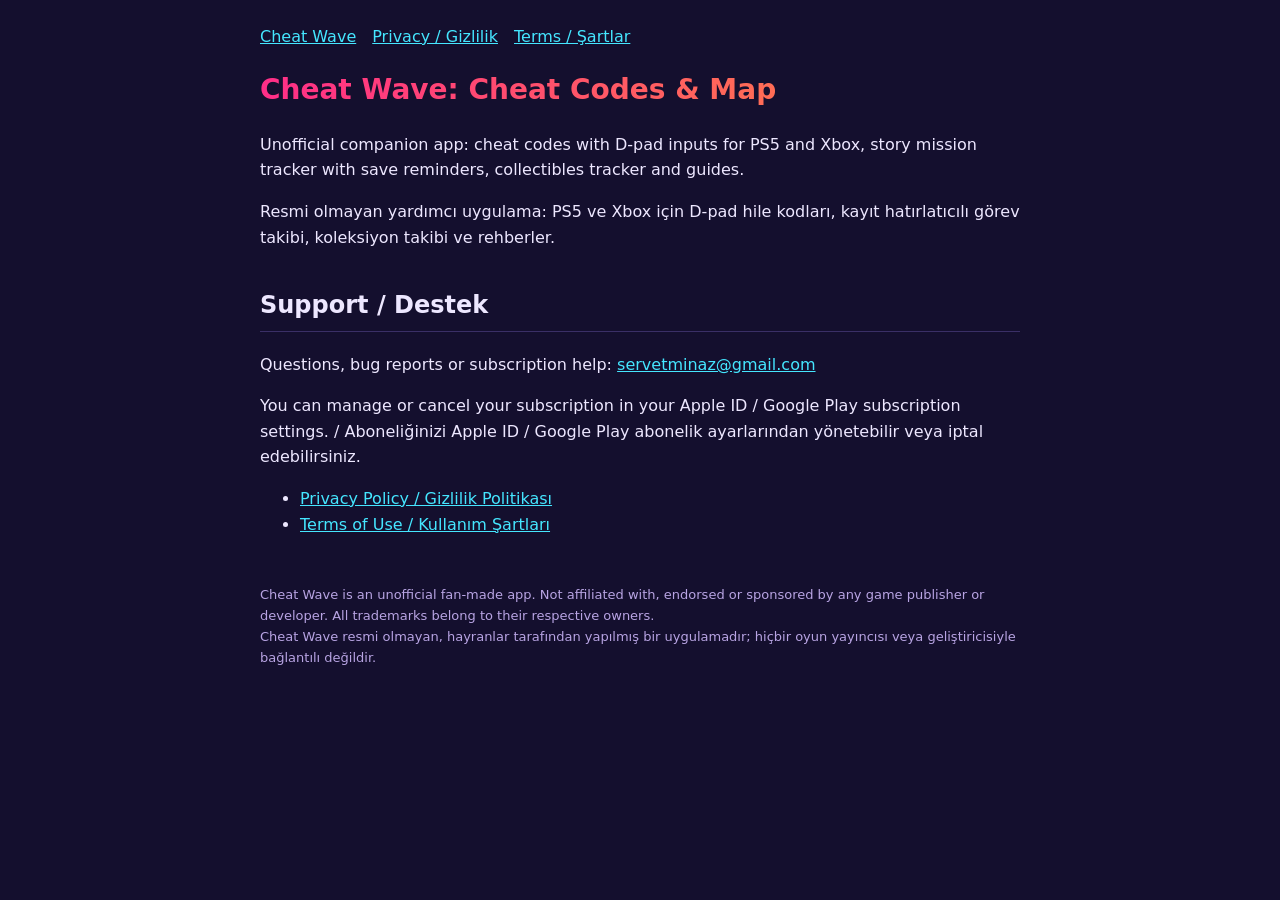
<file: index.html>
<!doctype html><html lang="en"><head><meta charset="utf-8"><meta name="viewport" content="width=device-width,initial-scale=1"><title>Cheat Wave — Support</title><link rel="stylesheet" href="style.css"></head><body><main><nav><a href="./">Cheat Wave</a><a href="privacy.html">Privacy / Gizlilik</a><a href="terms.html">Terms / Şartlar</a></nav><h1>Cheat Wave: Cheat Codes &amp; Map</h1>
<p>Unofficial companion app: cheat codes with D-pad inputs for PS5 and Xbox, story mission tracker with save reminders, collectibles tracker and guides.</p>
<p>Resmi olmayan yardımcı uygulama: PS5 ve Xbox için D-pad hile kodları, kayıt hatırlatıcılı görev takibi, koleksiyon takibi ve rehberler.</p>
<h2>Support / Destek</h2>
<p>Questions, bug reports or subscription help: <a href="mailto:servetminaz@gmail.com">servetminaz@gmail.com</a></p>
<p>You can manage or cancel your subscription in your Apple ID / Google Play subscription settings. / Aboneliğinizi Apple ID / Google Play abonelik ayarlarından yönetebilir veya iptal edebilirsiniz.</p>
<ul><li><a href="privacy.html">Privacy Policy / Gizlilik Politikası</a></li><li><a href="terms.html">Terms of Use / Kullanım Şartları</a></li></ul><footer>Cheat Wave is an unofficial fan-made app. Not affiliated with, endorsed or sponsored by any game publisher or developer. All trademarks belong to their respective owners.<br>Cheat Wave resmi olmayan, hayranlar tarafından yapılmış bir uygulamadır; hiçbir oyun yayıncısı veya geliştiricisiyle bağlantılı değildir.</footer></main></body></html>
</file>
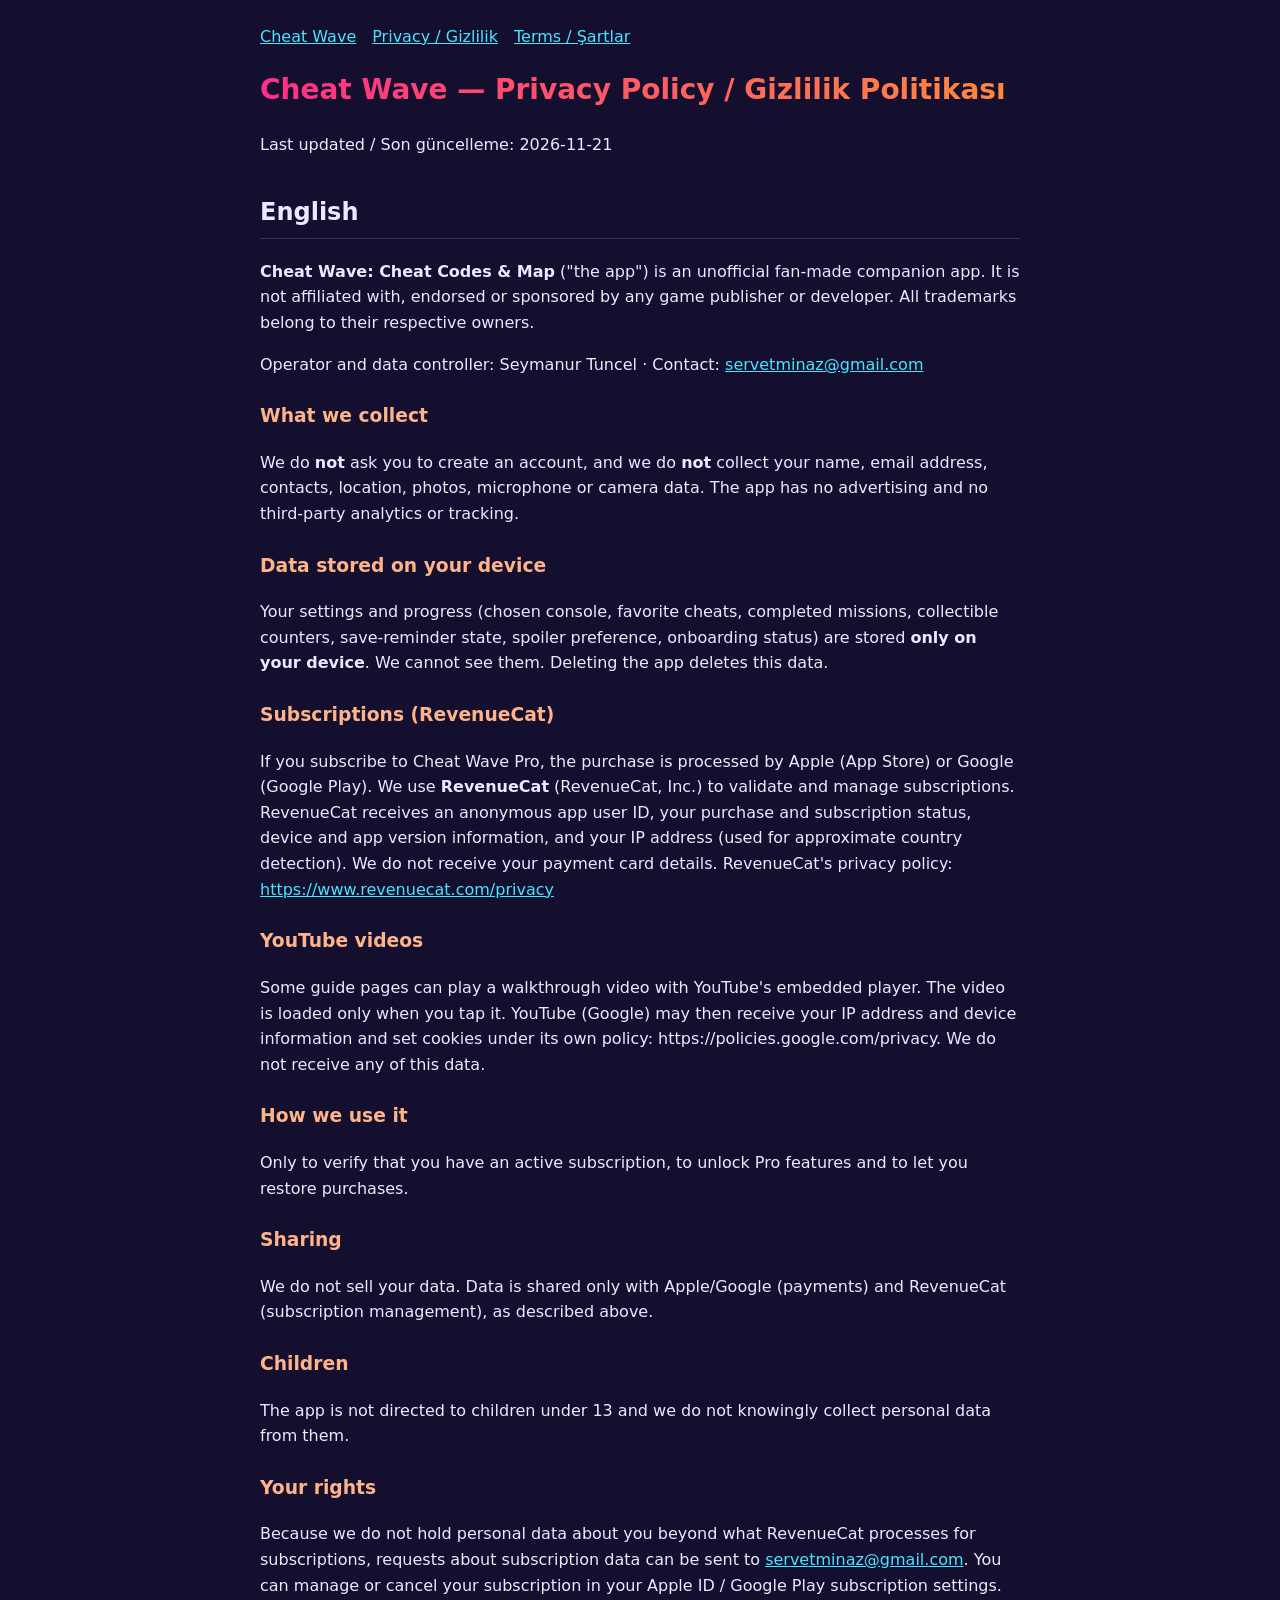
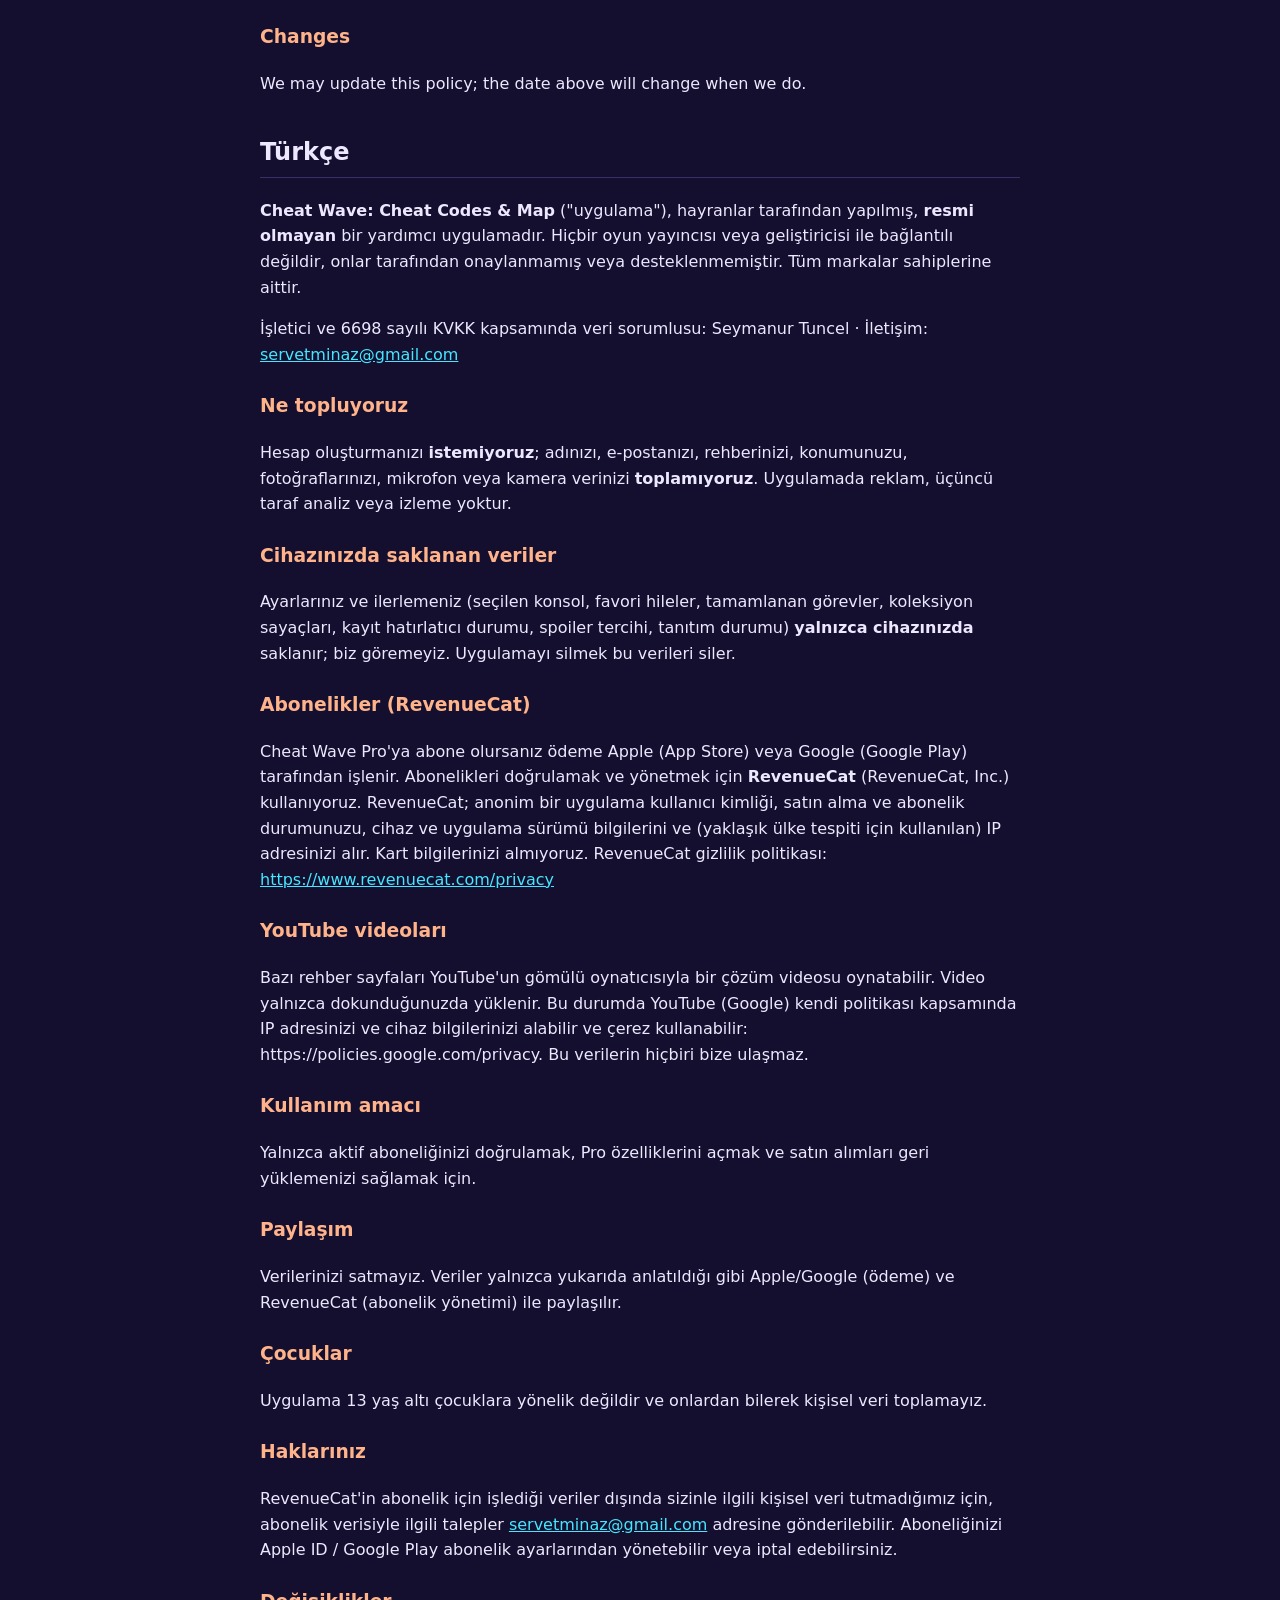
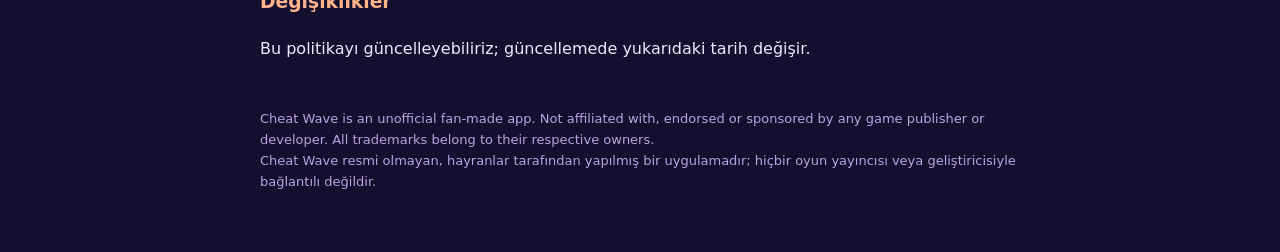
<file: privacy.html>
<!doctype html><html lang="en"><head><meta charset="utf-8"><meta name="viewport" content="width=device-width,initial-scale=1"><title>Cheat Wave — Privacy Policy</title><link rel="stylesheet" href="style.css"></head><body><main><nav><a href="./">Cheat Wave</a><a href="privacy.html">Privacy / Gizlilik</a><a href="terms.html">Terms / Şartlar</a></nav><h1>Cheat Wave — Privacy Policy / Gizlilik Politikası</h1>
<p>Last updated / Son güncelleme: 2026-11-21</p>
<h2>English</h2>
<p><strong>Cheat Wave: Cheat Codes &amp; Map</strong> ("the app") is an unofficial fan-made companion app. It is not affiliated with, endorsed or sponsored by any game publisher or developer. All trademarks belong to their respective owners.</p>
<p>Operator and data controller: Seymanur Tuncel · Contact: <a href="mailto:servetminaz@gmail.com">servetminaz@gmail.com</a></p>
<h3>What we collect</h3>
<p>We do <strong>not</strong> ask you to create an account, and we do <strong>not</strong> collect your name, email address, contacts, location, photos, microphone or camera data. The app has no advertising and no third-party analytics or tracking.</p>
<h3>Data stored on your device</h3>
<p>Your settings and progress (chosen console, favorite cheats, completed missions, collectible counters, save-reminder state, spoiler preference, onboarding status) are stored <strong>only on your device</strong>. We cannot see them. Deleting the app deletes this data.</p>
<h3>Subscriptions (RevenueCat)</h3>
<p>If you subscribe to Cheat Wave Pro, the purchase is processed by Apple (App Store) or Google (Google Play). We use <strong>RevenueCat</strong> (RevenueCat, Inc.) to validate and manage subscriptions. RevenueCat receives an anonymous app user ID, your purchase and subscription status, device and app version information, and your IP address (used for approximate country detection). We do not receive your payment card details. RevenueCat's privacy policy: <a href="https://www.revenuecat.com/privacy">https://www.revenuecat.com/privacy</a></p>
<h3>YouTube videos</h3>
<p>Some guide pages can play a walkthrough video with YouTube's embedded player. The video is loaded only when you tap it. YouTube (Google) may then receive your IP address and device information and set cookies under its own policy: https://policies.google.com/privacy. We do not receive any of this data.</p>
<h3>How we use it</h3>
<p>Only to verify that you have an active subscription, to unlock Pro features and to let you restore purchases.</p>
<h3>Sharing</h3>
<p>We do not sell your data. Data is shared only with Apple/Google (payments) and RevenueCat (subscription management), as described above.</p>
<h3>Children</h3>
<p>The app is not directed to children under 13 and we do not knowingly collect personal data from them.</p>
<h3>Your rights</h3>
<p>Because we do not hold personal data about you beyond what RevenueCat processes for subscriptions, requests about subscription data can be sent to <a href="mailto:servetminaz@gmail.com">servetminaz@gmail.com</a>. You can manage or cancel your subscription in your Apple ID / Google Play subscription settings.</p>
<h3>Changes</h3>
<p>We may update this policy; the date above will change when we do.</p>
<h2>Türkçe</h2>
<p><strong>Cheat Wave: Cheat Codes &amp; Map</strong> ("uygulama"), hayranlar tarafından yapılmış, <strong>resmi olmayan</strong> bir yardımcı uygulamadır. Hiçbir oyun yayıncısı veya geliştiricisi ile bağlantılı değildir, onlar tarafından onaylanmamış veya desteklenmemiştir. Tüm markalar sahiplerine aittir.</p>
<p>İşletici ve 6698 sayılı KVKK kapsamında veri sorumlusu: Seymanur Tuncel · İletişim: <a href="mailto:servetminaz@gmail.com">servetminaz@gmail.com</a></p>
<h3>Ne topluyoruz</h3>
<p>Hesap oluşturmanızı <strong>istemiyoruz</strong>; adınızı, e-postanızı, rehberinizi, konumunuzu, fotoğraflarınızı, mikrofon veya kamera verinizi <strong>toplamıyoruz</strong>. Uygulamada reklam, üçüncü taraf analiz veya izleme yoktur.</p>
<h3>Cihazınızda saklanan veriler</h3>
<p>Ayarlarınız ve ilerlemeniz (seçilen konsol, favori hileler, tamamlanan görevler, koleksiyon sayaçları, kayıt hatırlatıcı durumu, spoiler tercihi, tanıtım durumu) <strong>yalnızca cihazınızda</strong> saklanır; biz göremeyiz. Uygulamayı silmek bu verileri siler.</p>
<h3>Abonelikler (RevenueCat)</h3>
<p>Cheat Wave Pro'ya abone olursanız ödeme Apple (App Store) veya Google (Google Play) tarafından işlenir. Abonelikleri doğrulamak ve yönetmek için <strong>RevenueCat</strong> (RevenueCat, Inc.) kullanıyoruz. RevenueCat; anonim bir uygulama kullanıcı kimliği, satın alma ve abonelik durumunuzu, cihaz ve uygulama sürümü bilgilerini ve (yaklaşık ülke tespiti için kullanılan) IP adresinizi alır. Kart bilgilerinizi almıyoruz. RevenueCat gizlilik politikası: <a href="https://www.revenuecat.com/privacy">https://www.revenuecat.com/privacy</a></p>
<h3>YouTube videoları</h3>
<p>Bazı rehber sayfaları YouTube'un gömülü oynatıcısıyla bir çözüm videosu oynatabilir. Video yalnızca dokunduğunuzda yüklenir. Bu durumda YouTube (Google) kendi politikası kapsamında IP adresinizi ve cihaz bilgilerinizi alabilir ve çerez kullanabilir: https://policies.google.com/privacy. Bu verilerin hiçbiri bize ulaşmaz.</p>
<h3>Kullanım amacı</h3>
<p>Yalnızca aktif aboneliğinizi doğrulamak, Pro özelliklerini açmak ve satın alımları geri yüklemenizi sağlamak için.</p>
<h3>Paylaşım</h3>
<p>Verilerinizi satmayız. Veriler yalnızca yukarıda anlatıldığı gibi Apple/Google (ödeme) ve RevenueCat (abonelik yönetimi) ile paylaşılır.</p>
<h3>Çocuklar</h3>
<p>Uygulama 13 yaş altı çocuklara yönelik değildir ve onlardan bilerek kişisel veri toplamayız.</p>
<h3>Haklarınız</h3>
<p>RevenueCat'in abonelik için işlediği veriler dışında sizinle ilgili kişisel veri tutmadığımız için, abonelik verisiyle ilgili talepler <a href="mailto:servetminaz@gmail.com">servetminaz@gmail.com</a> adresine gönderilebilir. Aboneliğinizi Apple ID / Google Play abonelik ayarlarından yönetebilir veya iptal edebilirsiniz.</p>
<h3>Değişiklikler</h3>
<p>Bu politikayı güncelleyebiliriz; güncellemede yukarıdaki tarih değişir.</p><footer>Cheat Wave is an unofficial fan-made app. Not affiliated with, endorsed or sponsored by any game publisher or developer. All trademarks belong to their respective owners.<br>Cheat Wave resmi olmayan, hayranlar tarafından yapılmış bir uygulamadır; hiçbir oyun yayıncısı veya geliştiricisiyle bağlantılı değildir.</footer></main></body></html>
</file>
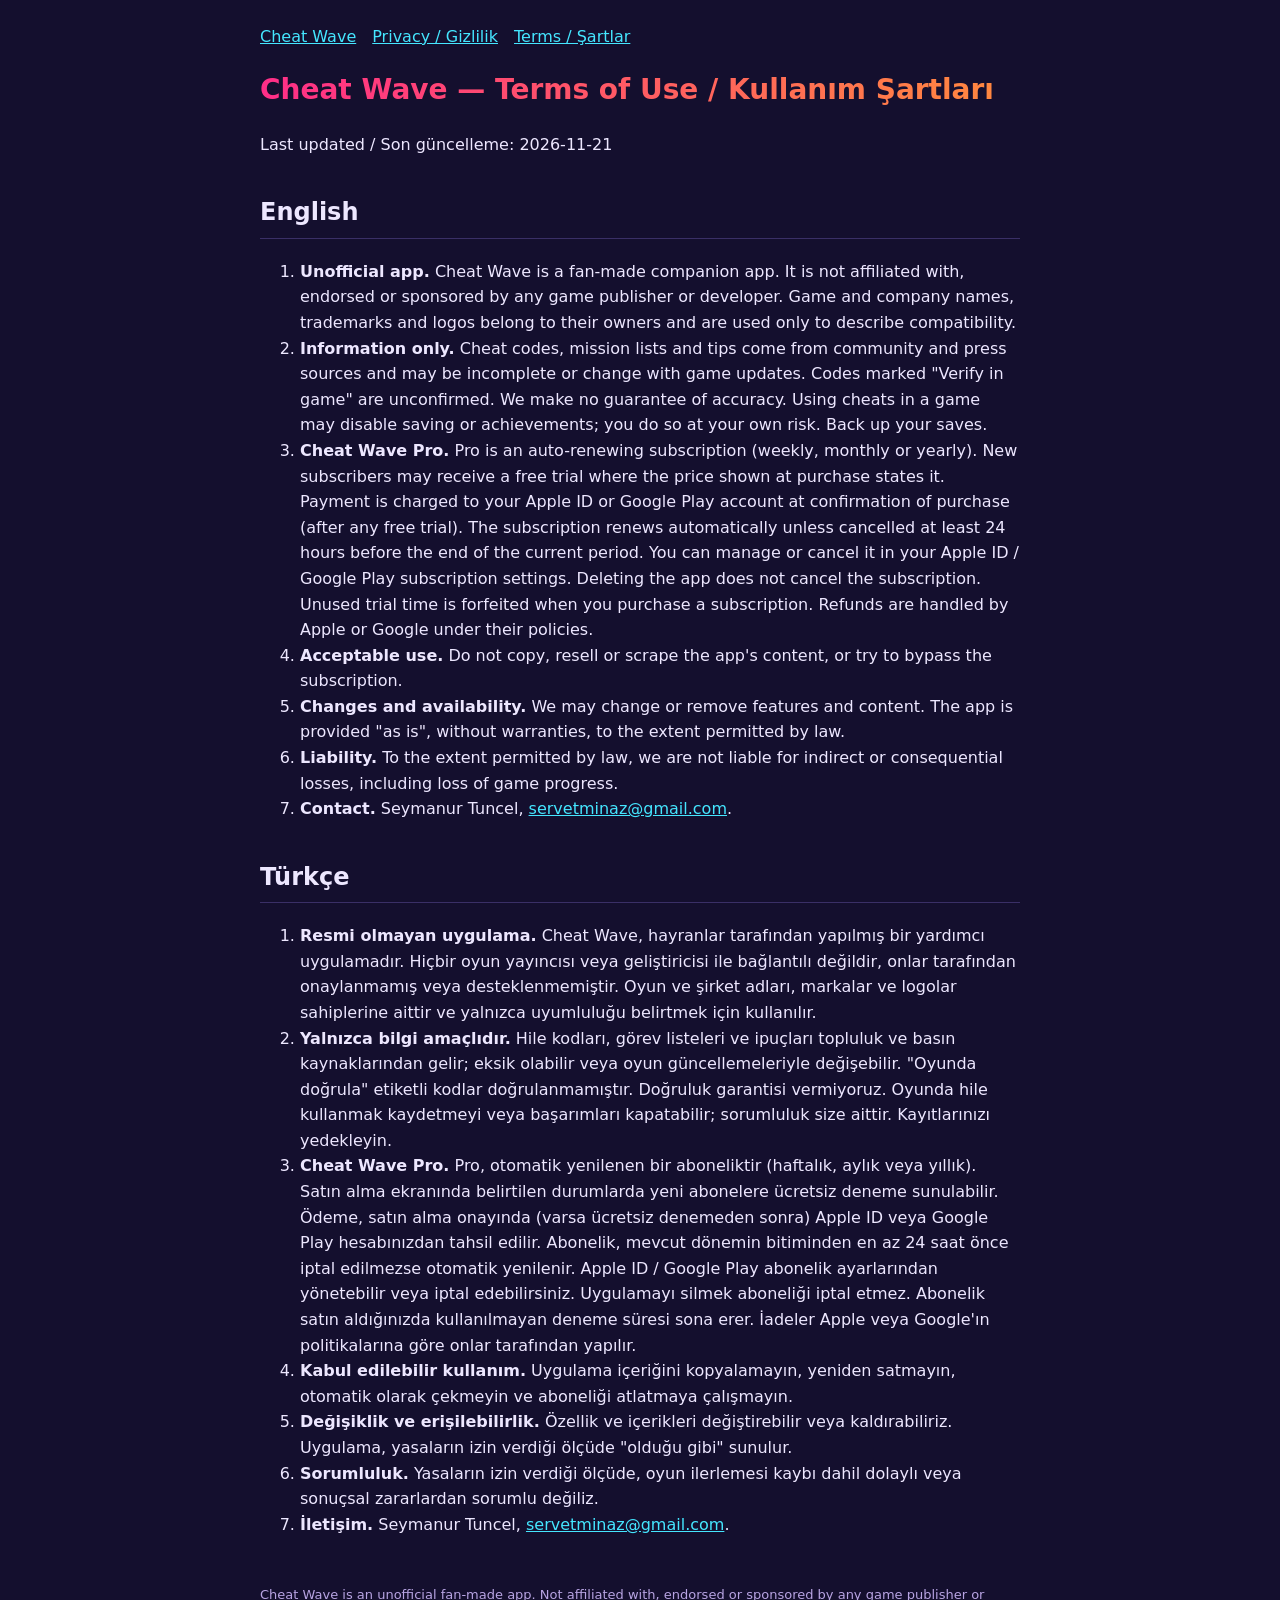
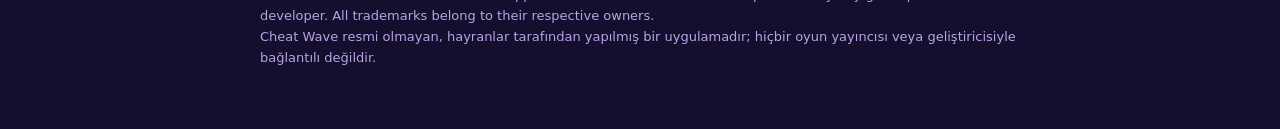
<file: terms.html>
<!doctype html><html lang="en"><head><meta charset="utf-8"><meta name="viewport" content="width=device-width,initial-scale=1"><title>Cheat Wave — Terms of Use</title><link rel="stylesheet" href="style.css"></head><body><main><nav><a href="./">Cheat Wave</a><a href="privacy.html">Privacy / Gizlilik</a><a href="terms.html">Terms / Şartlar</a></nav><h1>Cheat Wave — Terms of Use / Kullanım Şartları</h1>
<p>Last updated / Son güncelleme: 2026-11-21</p>
<h2>English</h2>
<ol>
<li><strong>Unofficial app.</strong> Cheat Wave is a fan-made companion app. It is not affiliated with, endorsed or sponsored by any game publisher or developer. Game and company names, trademarks and logos belong to their owners and are used only to describe compatibility.</li>
<li><strong>Information only.</strong> Cheat codes, mission lists and tips come from community and press sources and may be incomplete or change with game updates. Codes marked "Verify in game" are unconfirmed. We make no guarantee of accuracy. Using cheats in a game may disable saving or achievements; you do so at your own risk. Back up your saves.</li>
<li><strong>Cheat Wave Pro.</strong> Pro is an auto-renewing subscription (weekly, monthly or yearly). New subscribers may receive a free trial where the price shown at purchase states it. Payment is charged to your Apple ID or Google Play account at confirmation of purchase (after any free trial). The subscription renews automatically unless cancelled at least 24 hours before the end of the current period. You can manage or cancel it in your Apple ID / Google Play subscription settings. Deleting the app does not cancel the subscription. Unused trial time is forfeited when you purchase a subscription. Refunds are handled by Apple or Google under their policies.</li>
<li><strong>Acceptable use.</strong> Do not copy, resell or scrape the app's content, or try to bypass the subscription.</li>
<li><strong>Changes and availability.</strong> We may change or remove features and content. The app is provided "as is", without warranties, to the extent permitted by law.</li>
<li><strong>Liability.</strong> To the extent permitted by law, we are not liable for indirect or consequential losses, including loss of game progress.</li>
<li><strong>Contact.</strong> Seymanur Tuncel, <a href="mailto:servetminaz@gmail.com">servetminaz@gmail.com</a>.</li>
</ol>
<h2>Türkçe</h2>
<ol>
<li><strong>Resmi olmayan uygulama.</strong> Cheat Wave, hayranlar tarafından yapılmış bir yardımcı uygulamadır. Hiçbir oyun yayıncısı veya geliştiricisi ile bağlantılı değildir, onlar tarafından onaylanmamış veya desteklenmemiştir. Oyun ve şirket adları, markalar ve logolar sahiplerine aittir ve yalnızca uyumluluğu belirtmek için kullanılır.</li>
<li><strong>Yalnızca bilgi amaçlıdır.</strong> Hile kodları, görev listeleri ve ipuçları topluluk ve basın kaynaklarından gelir; eksik olabilir veya oyun güncellemeleriyle değişebilir. "Oyunda doğrula" etiketli kodlar doğrulanmamıştır. Doğruluk garantisi vermiyoruz. Oyunda hile kullanmak kaydetmeyi veya başarımları kapatabilir; sorumluluk size aittir. Kayıtlarınızı yedekleyin.</li>
<li><strong>Cheat Wave Pro.</strong> Pro, otomatik yenilenen bir aboneliktir (haftalık, aylık veya yıllık). Satın alma ekranında belirtilen durumlarda yeni abonelere ücretsiz deneme sunulabilir. Ödeme, satın alma onayında (varsa ücretsiz denemeden sonra) Apple ID veya Google Play hesabınızdan tahsil edilir. Abonelik, mevcut dönemin bitiminden en az 24 saat önce iptal edilmezse otomatik yenilenir. Apple ID / Google Play abonelik ayarlarından yönetebilir veya iptal edebilirsiniz. Uygulamayı silmek aboneliği iptal etmez. Abonelik satın aldığınızda kullanılmayan deneme süresi sona erer. İadeler Apple veya Google'ın politikalarına göre onlar tarafından yapılır.</li>
<li><strong>Kabul edilebilir kullanım.</strong> Uygulama içeriğini kopyalamayın, yeniden satmayın, otomatik olarak çekmeyin ve aboneliği atlatmaya çalışmayın.</li>
<li><strong>Değişiklik ve erişilebilirlik.</strong> Özellik ve içerikleri değiştirebilir veya kaldırabiliriz. Uygulama, yasaların izin verdiği ölçüde "olduğu gibi" sunulur.</li>
<li><strong>Sorumluluk.</strong> Yasaların izin verdiği ölçüde, oyun ilerlemesi kaybı dahil dolaylı veya sonuçsal zararlardan sorumlu değiliz.</li>
<li><strong>İletişim.</strong> Seymanur Tuncel, <a href="mailto:servetminaz@gmail.com">servetminaz@gmail.com</a>.</li>
</ol><footer>Cheat Wave is an unofficial fan-made app. Not affiliated with, endorsed or sponsored by any game publisher or developer. All trademarks belong to their respective owners.<br>Cheat Wave resmi olmayan, hayranlar tarafından yapılmış bir uygulamadır; hiçbir oyun yayıncısı veya geliştiricisiyle bağlantılı değildir.</footer></main></body></html>
</file>
<file: style.css>
body{font-family:-apple-system,system-ui,Segoe UI,Roboto,sans-serif;background:#140F2E;color:#EDE7FF;margin:0;line-height:1.6}
main{max-width:760px;margin:0 auto;padding:24px 18px 60px}
h1{font-size:28px;background:linear-gradient(90deg,#FF2E88,#FF8A3D);-webkit-background-clip:text;color:transparent}
h2{margin-top:36px;border-bottom:1px solid #3a2f66;padding-bottom:6px}h3{margin-top:24px;color:#FFB38A}
a{color:#45E6FF}code{background:#241b4a;padding:1px 5px;border-radius:4px}
nav a{margin-right:16px}footer{margin-top:48px;color:#B8A4E3;font-size:13px}
</file>
